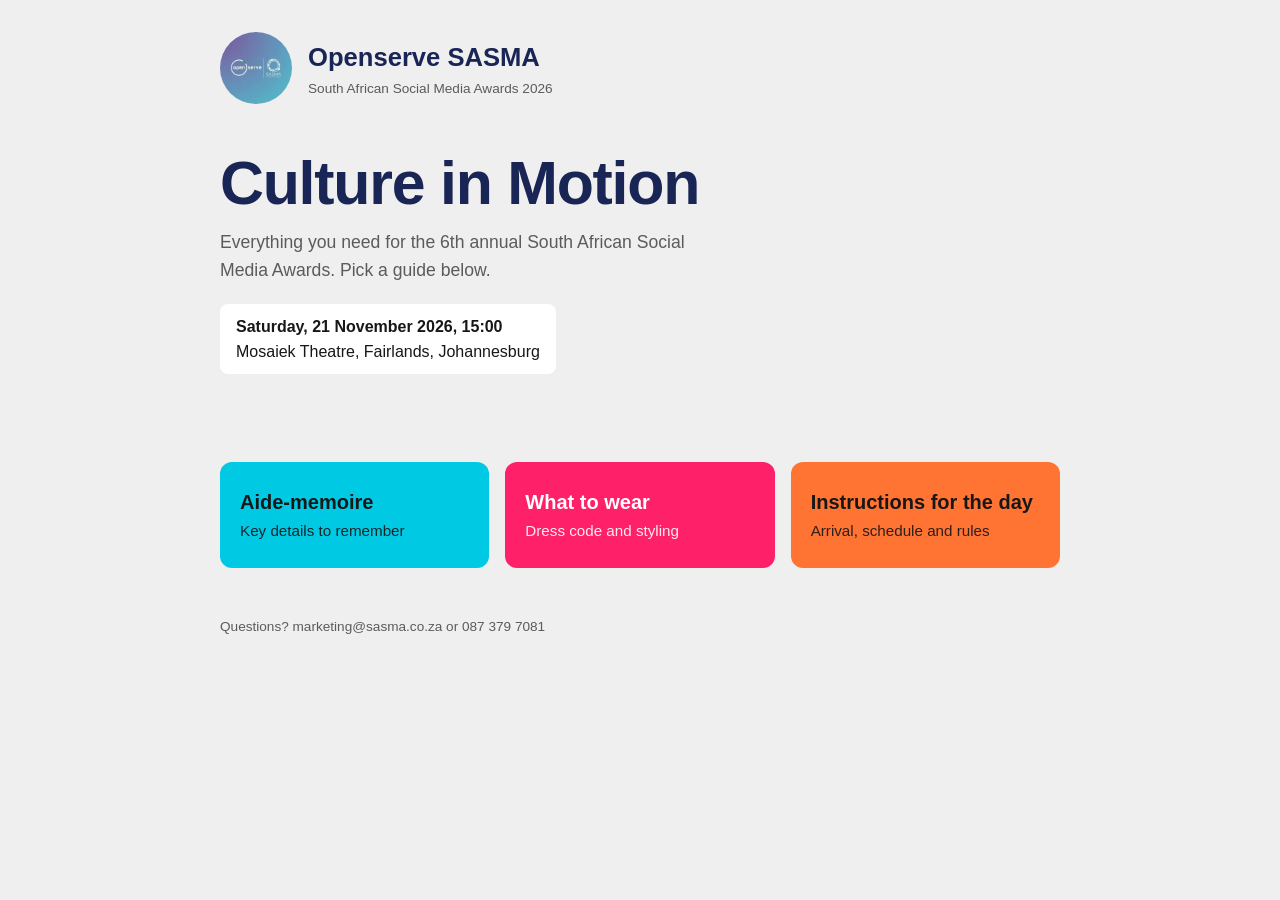
<file: index.html>
<!DOCTYPE html>
<html lang="en">

<head>
    <meta charset="utf-8">
    <meta name="viewport" content="width=device-width,initial-scale=1">
    <link rel="stylesheet" href="style.css">
    <title>Openserve SASMA 2026</title>
</head>

<body>
    <div class="wrap">
        <div class="brand"><img class="logo" src="./assets/logosasma.jpeg" alt="SASMA logo" onerror="this.style.display='none'">
            <div class="wordmark">Openserve SASMA<small>South African Social Media Awards 2026</small></div>
        </div>
        <section class="hero">
            <h1>Culture in Motion</h1>
            <p class="lede">Everything you need for the 6th annual South African Social Media Awards. Pick a guide
                below.</p>
            <p class="when"><strong>Saturday, 21 November 2026, 15:00</strong><br>Mosaiek Theatre, Fairlands,
                Johannesburg</p>
        </section>
        <nav class="nav" aria-label="Event guides">
            <a class="btn b1" href="aide-memoire.html"><strong>Aide-memoire</strong><span>Key details to
                    remember</span></a>
            <a class="btn b2" href="what-to-wear.html"><strong>What to wear</strong><span>Dress code and
                    styling</span></a>
            <a class="btn b3" href="instructions.html"><strong>Instructions for the day</strong><span>Arrival, schedule
                    and rules</span></a>
        </nav>
        <footer>Questions? marketing@sasma.co.za or 087 379 7081</footer>
    </div>
</body>

</html>
</file>
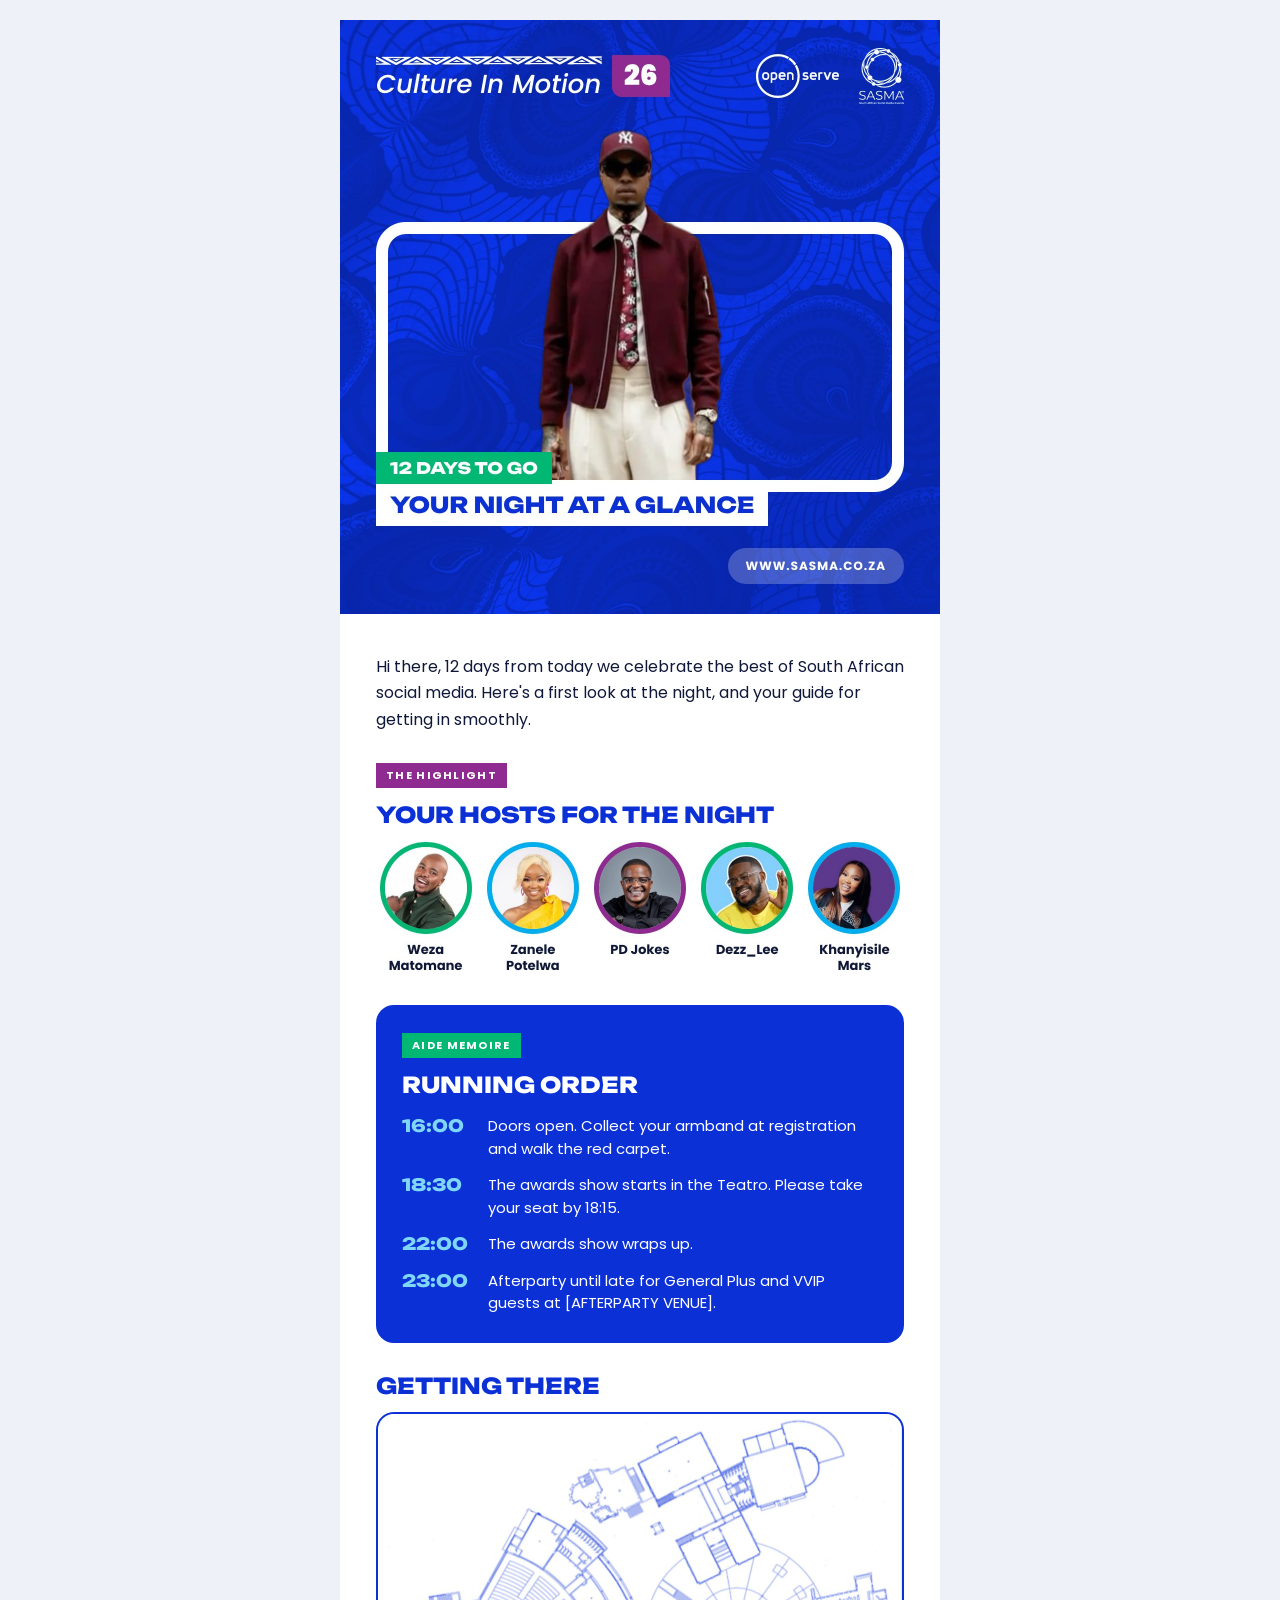
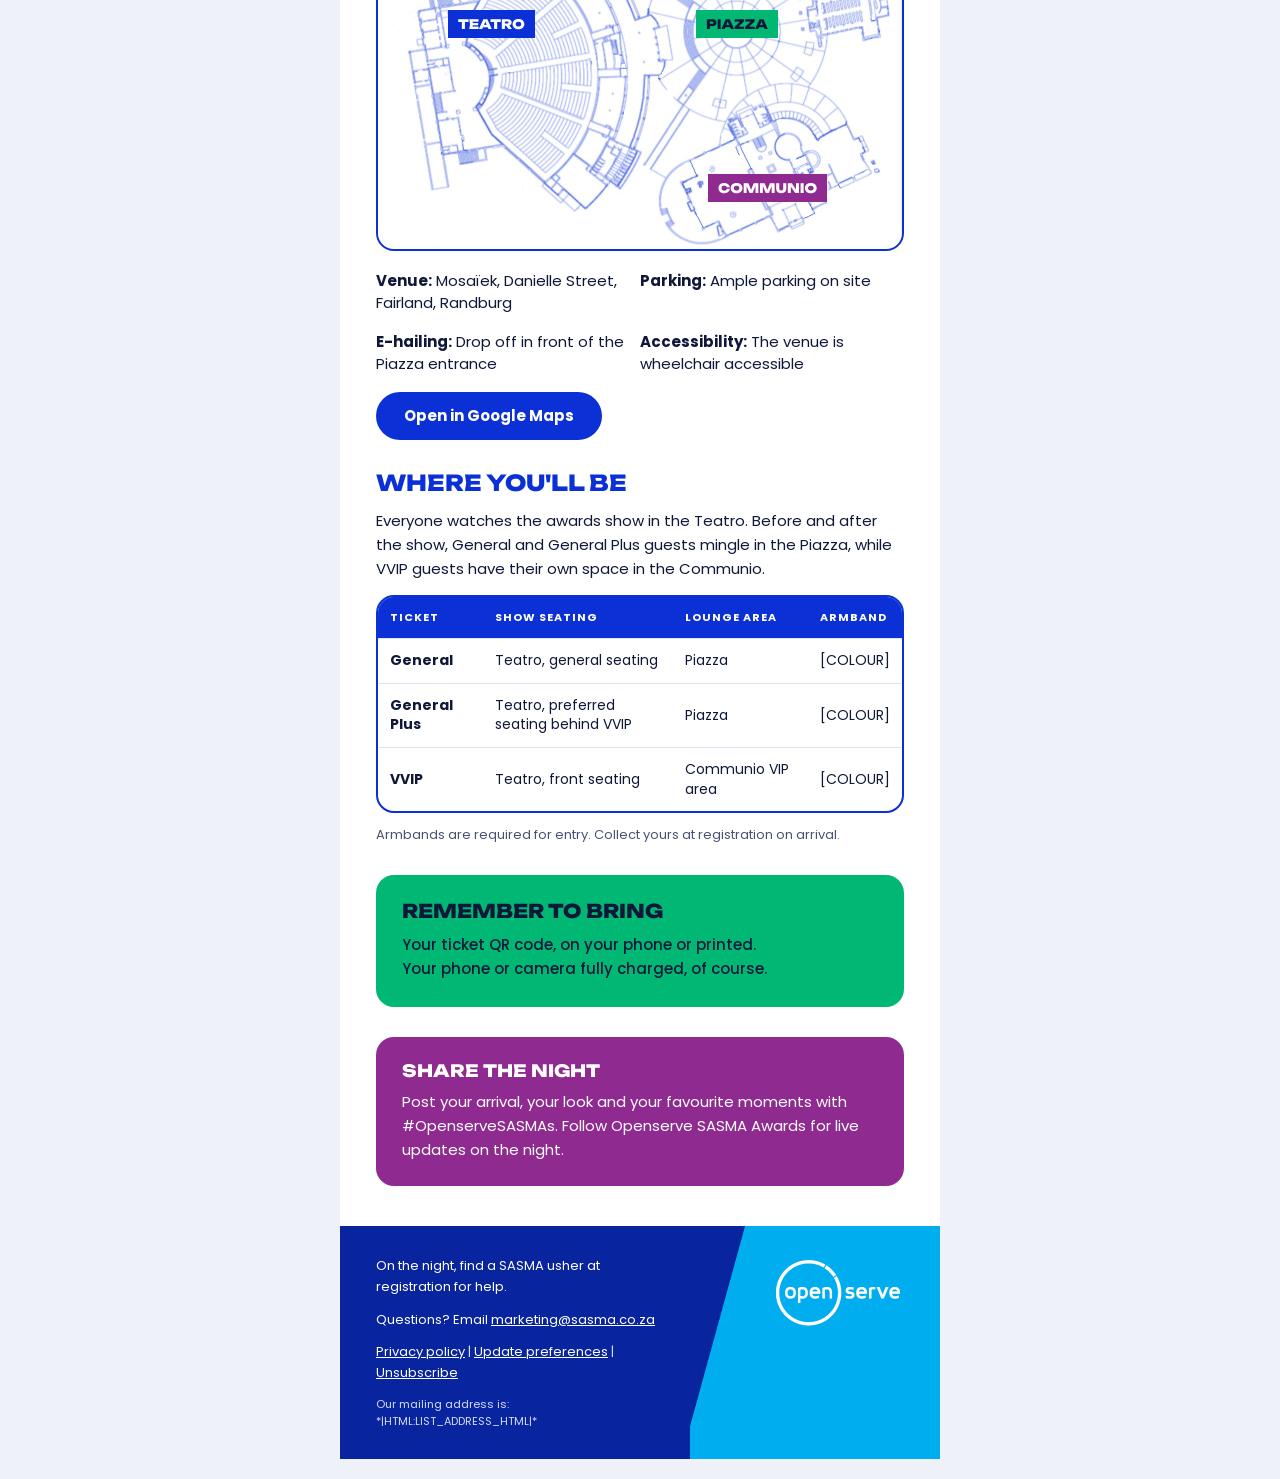
<file: aide-memoire.html>
<!DOCTYPE html>
<html lang="en" xmlns="http://www.w3.org/1999/xhtml" xmlns:v="urn:schemas-microsoft-com:vml"
  xmlns:o="urn:schemas-microsoft-com:office:office">

<head>
  <meta charset="utf-8">
  <meta name="viewport" content="width=device-width, initial-scale=1">
  <meta http-equiv="X-UA-Compatible" content="IE=edge">
  <meta name="x-apple-disable-message-reformatting">
  <meta name="format-detection" content="telephone=no, date=no, address=no, email=no">
  <title>Your SASMA night at a glance</title>
  <!--[if mso]><noscript><xml><o:OfficeDocumentSettings><o:PixelsPerInch>96</o:PixelsPerInch></o:OfficeDocumentSettings></xml></noscript><![endif]-->
  <!--[if !mso]><!-->
  <link
    href="https://fonts.googleapis.com/css2?family=Unbounded:wght@800&amp;family=Poppins:ital,wght@0,400;0,500;0,700;1,500&amp;display=swap"
    rel="stylesheet">
  <!--<![endif]-->
  <style>
    html,
    body {
      margin: 0 !important;
      padding: 0 !important;
      width: 100% !important;
    }

    table,
    td {
      mso-table-lspace: 0pt;
      mso-table-rspace: 0pt;
    }

    img {
      -ms-interpolation-mode: bicubic;
    }

    a {
      color: #0A30D6;
    }

    @media only screen and (max-width:620px) {
      .wrap {
        width: 100% !important;
      }

      .px {
        padding-left: 20px !important;
        padding-right: 20px !important;
      }

      .stack {
        display: block !important;
        width: 100% !important;
        max-width: 100% !important;
        box-sizing: border-box;
      }

      .hide-m {
        display: none !important;
      }

      .center-m {
        text-align: center !important;
      }

      .tc {
        padding: 8px 5px !important;
        font-size: 12px !important;
      }
    }
  </style>
</head>

<body style="margin:0;padding:0;background-color:#EEF1F8;">
  <div
    style="display:none;font-size:1px;color:#EEF1F8;line-height:1px;max-height:0;max-width:0;opacity:0;overflow:hidden;">
    Hosts, running order, map and where you will sit on 21
    November.&#8199;&#847;&#8199;&#847;&#8199;&#847;&#8199;&#847;&#8199;&#847;&#8199;&#847;&#8199;&#847;&#8199;&#847;
  </div>
  <table role="presentation" width="100%" cellpadding="0" cellspacing="0" border="0" bgcolor="#EEF1F8"
    style="background-color:#EEF1F8;">
    <tr>
      <td align="center" style="padding:20px 0;">
        <!--[if mso]><table role="presentation" width="600" cellpadding="0" cellspacing="0" border="0"><tr><td><![endif]-->
        <table role="presentation" class="wrap" width="600" cellpadding="0" cellspacing="0" border="0" bgcolor="#FFFFFF"
          style="width:600px;max-width:600px;background-color:#FFFFFF;">
          <tr>
            <td><a href="https://www.sasma.co.za" target="_blank" style="text-decoration:none;"><img
                  src="./assets/Email4-AideMemoire-header.jpg" width="600" alt="1 day to go. Your night at a glance."
                  border="0"
                  style="display:block;width:100%;max-width:600px;height:auto;border:0;outline:none;text-decoration:none;"></a>
            </td>
          </tr>
          <tr>
            <td>
              <table role="presentation" width="100%" cellpadding="0" cellspacing="0" border="0">
                <tr>
                  <td class="px" align="left" style="padding:40px 36px 30px;">
                    <p
                      style="margin:0 0 0px 0;font-family:Poppins,Arial,Helvetica,sans-serif;font-size:16px;line-height:1.65;color:#10183A;text-align:left;font-weight:400;mso-line-height-rule:exactly;">
                      Hi there, 12 days from today we celebrate the best of South African social media. Here's a
                      first look at the night, and your guide for getting in smoothly.</p>
                  </td>
                </tr>
              </table>
            </td>
          </tr>
          <tr>
            <td>
              <table role="presentation" width="100%" cellpadding="0" cellspacing="0" border="0">
                <tr>
                  <td class="px" align="left" style="padding:0 36px 30px;">
                    <table role="presentation" cellpadding="0" cellspacing="0" border="0">
                      <tr>
                        <td bgcolor="#8E2A90"
                          style="background-color:#8E2A90;padding:6px 10px;font-family:Poppins,Arial,Helvetica,sans-serif;font-size:11px;font-weight:700;letter-spacing:1.3px;color:#FFFFFF;line-height:1.2;">
                          THE HIGHLIGHT</td>
                      </tr>
                    </table>
                    <div style="height:14px;line-height:14px;font-size:1px;">&nbsp;</div>
                    <h2
                      style="margin:0 0 14px 0;font-family:Unbounded,'Arial Black',Arial,sans-serif;font-weight:800;font-size:22px;line-height:1.15;color:#0A30D6;text-align:left;text-transform:uppercase;mso-line-height-rule:exactly;">
                      Your hosts for the night</h2><img src="./assets/Email4-AideMemoire-hosts.jpg" width="528"
                      alt="Your hosts: Weza Matomane, Zanele Potelwa, PD Jokes, Dezz_Lee and Khanyisile Mars" border="0"
                      style="display:block;width:100%;max-width:528px;height:auto;border:0;outline:none;text-decoration:none;">
                  </td>
                </tr>
              </table>
            </td>
          </tr>
          <tr>
            <td>
              <table role="presentation" width="100%" cellpadding="0" cellspacing="0" border="0">
                <tr>
                  <td class="px" align="left" style="padding:0 36px 30px;">
                    <table role="presentation" width="100%" cellpadding="0" cellspacing="0" border="0"
                      style="border-collapse:separate;">
                      <tr>
                        <td bgcolor="#0A30D6"
                          style="background-color:#0A30D6;border-radius:18px;padding:28px 26px 14px;">
                          <table role="presentation" cellpadding="0" cellspacing="0" border="0">
                            <tr>
                              <td bgcolor="#00B874"
                                style="background-color:#00B874;padding:6px 10px;font-family:Poppins,Arial,Helvetica,sans-serif;font-size:11px;font-weight:700;letter-spacing:1.3px;color:#FFFFFF;line-height:1.2;">
                                AIDE MEMOIRE</td>
                            </tr>
                          </table>
                          <div style="height:14px;line-height:14px;font-size:1px;">&nbsp;</div>
                          <h2
                            style="margin:0 0 18px 0;font-family:Unbounded,'Arial Black',Arial,sans-serif;font-weight:800;font-size:22px;line-height:1.15;color:#FFFFFF;text-align:left;text-transform:uppercase;mso-line-height-rule:exactly;">
                            Running order</h2>
                          <table role="presentation" width="100%" cellpadding="0" cellspacing="0" border="0">
                            <tr>
                              <td width="86" valign="top"
                                style="width:86px;font-family:Unbounded,'Arial Black',Arial,sans-serif;font-weight:800;font-size:17px;color:#7FD6F7;padding:0 0 14px 0;">
                                16:00</td>
                              <td valign="top"
                                style="font-family:Poppins,Arial,Helvetica,sans-serif;font-size:15px;line-height:1.5;color:#FFFFFF;padding:0 0 14px 0;">
                                Doors open. Collect your armband at registration and walk the red carpet.</td>
                            </tr>
                            <tr>
                              <td width="86" valign="top"
                                style="width:86px;font-family:Unbounded,'Arial Black',Arial,sans-serif;font-weight:800;font-size:17px;color:#7FD6F7;padding:0 0 14px 0;">
                                18:30</td>
                              <td valign="top"
                                style="font-family:Poppins,Arial,Helvetica,sans-serif;font-size:15px;line-height:1.5;color:#FFFFFF;padding:0 0 14px 0;">
                                The awards show starts in the Teatro. Please take your seat by 18:15.</td>
                            </tr>
                            <tr>
                              <td width="86" valign="top"
                                style="width:86px;font-family:Unbounded,'Arial Black',Arial,sans-serif;font-weight:800;font-size:17px;color:#7FD6F7;padding:0 0 14px 0;">
                                22:00</td>
                              <td valign="top"
                                style="font-family:Poppins,Arial,Helvetica,sans-serif;font-size:15px;line-height:1.5;color:#FFFFFF;padding:0 0 14px 0;">
                                The awards show wraps up.</td>
                            </tr>
                            <tr>
                              <td width="86" valign="top"
                                style="width:86px;font-family:Unbounded,'Arial Black',Arial,sans-serif;font-weight:800;font-size:17px;color:#7FD6F7;padding:0 0 14px 0;">
                                23:00</td>
                              <td valign="top"
                                style="font-family:Poppins,Arial,Helvetica,sans-serif;font-size:15px;line-height:1.5;color:#FFFFFF;padding:0 0 14px 0;">
                                Afterparty until late for General Plus and VVIP guests at [AFTERPARTY VENUE].</td>
                            </tr>
                          </table>
                        </td>
                      </tr>
                    </table>
                  </td>
                </tr>
              </table>
            </td>
          </tr>
          <tr>
            <td>
              <table role="presentation" width="100%" cellpadding="0" cellspacing="0" border="0">
                <tr>
                  <td class="px" align="left" style="padding:0 36px 30px;">
                    <h2
                      style="margin:0 0 14px 0;font-family:Unbounded,'Arial Black',Arial,sans-serif;font-weight:800;font-size:22px;line-height:1.15;color:#0A30D6;text-align:left;text-transform:uppercase;mso-line-height-rule:exactly;">
                      Getting there</h2><a
                      href="https://www.google.com/maps/search/?api=1&query=Mosa%C3%AFek&query_place_id=ChIJk12jiK8KlR4RGRkCmRQvXXk"
                      target="_blank" style="text-decoration:none;"><img src="./assets/Email4-AideMemoire-map.jpg"
                        width="528" alt="Site map of Mosaïek showing the Teatro, Piazza and Communio" border="0"
                        style="display:block;width:100%;max-width:528px;height:auto;border:0;outline:none;text-decoration:none;"></a>
                    <div style="height:18px;line-height:18px;font-size:1px;">&nbsp;</div>
                    <table role="presentation" width="100%" cellpadding="0" cellspacing="0" border="0">
                      <tr>
                        <td class="stack" width="254" valign="top" style="width:254px;padding:0 0 16px 0;">
                          <p
                            style="margin:0 0 0px 0;font-family:Poppins,Arial,Helvetica,sans-serif;font-size:15px;line-height:1.5;color:#10183A;text-align:left;font-weight:400;mso-line-height-rule:exactly;">
                            <b>Venue:</b> Mosaïek, Danielle Street, Fairland, Randburg</p>
                        </td>
                        <td class="stack" width="254" valign="top" style="width:254px;padding:0 0 16px 0;">
                          <p
                            style="margin:0 0 0px 0;font-family:Poppins,Arial,Helvetica,sans-serif;font-size:15px;line-height:1.5;color:#10183A;text-align:left;font-weight:400;mso-line-height-rule:exactly;">
                            <b>Parking:</b> Ample parking on site</p>
                        </td>
                      </tr>
                    </table>
                    <table role="presentation" width="100%" cellpadding="0" cellspacing="0" border="0">
                      <tr>
                        <td class="stack" width="254" valign="top" style="width:254px;padding:0 0 16px 0;">
                          <p
                            style="margin:0 0 0px 0;font-family:Poppins,Arial,Helvetica,sans-serif;font-size:15px;line-height:1.5;color:#10183A;text-align:left;font-weight:400;mso-line-height-rule:exactly;">
                            <b>E-hailing:</b> Drop off in front of the Piazza entrance</p>
                        </td>
                        <td class="stack" width="254" valign="top" style="width:254px;padding:0 0 16px 0;">
                          <p
                            style="margin:0 0 0px 0;font-family:Poppins,Arial,Helvetica,sans-serif;font-size:15px;line-height:1.5;color:#10183A;text-align:left;font-weight:400;mso-line-height-rule:exactly;">
                            <b>Accessibility:</b> The venue is wheelchair accessible</p>
                        </td>
                      </tr>
                    </table>
                    <table role="presentation" cellpadding="0" cellspacing="0" border="0">
                      <tr>
                        <td bgcolor="#0A30D6" style="background-color:#0A30D6;border-radius:999px;" align="center">
                          <!--[if mso]><v:roundrect xmlns:v="urn:schemas-microsoft-com:vml" href="https://www.google.com/maps/search/?api=1&query=Mosa%C3%AFek&query_place_id=ChIJk12jiK8KlR4RGRkCmRQvXXk" style="height:48px;v-text-anchor:middle;width:269px;" arcsize="50%" stroke="f" fillcolor="#0A30D6"><center style="color:#FFFFFF;font-family:Arial,sans-serif;font-size:15px;font-weight:bold;">Open in Google Maps</center></v:roundrect><![endif]--><!--[if !mso]><!--><a
                            href="https://www.google.com/maps/search/?api=1&query=Mosa%C3%AFek&query_place_id=ChIJk12jiK8KlR4RGRkCmRQvXXk"
                            target="_blank"
                            style="display:inline-block;padding:14px 28px;font-family:Poppins,Arial,Helvetica,sans-serif;font-size:15px;font-weight:700;color:#FFFFFF;text-decoration:none;border-radius:999px;line-height:20px;">Open
                            in Google Maps</a><!--<![endif]--></td>
                      </tr>
                    </table>
                  </td>
                </tr>
              </table>
            </td>
          </tr>
          <tr>
            <td>
              <table role="presentation" width="100%" cellpadding="0" cellspacing="0" border="0">
                <tr>
                  <td class="px" align="left" style="padding:0 36px 30px;">
                    <h2
                      style="margin:0 0 14px 0;font-family:Unbounded,'Arial Black',Arial,sans-serif;font-weight:800;font-size:22px;line-height:1.15;color:#0A30D6;text-align:left;text-transform:uppercase;mso-line-height-rule:exactly;">
                      Where you'll be</h2>
                    <p
                      style="margin:0 0 14px 0;font-family:Poppins,Arial,Helvetica,sans-serif;font-size:15px;line-height:1.6;color:#10183A;text-align:left;font-weight:400;mso-line-height-rule:exactly;">
                      Everyone watches the awards show in the Teatro. Before and after the show, General and General
                      Plus guests mingle in the Piazza, while VVIP guests have their own space in the Communio.</p>
                    <table role="presentation" width="100%" cellpadding="0" cellspacing="0" border="0"
                      style="border:2px solid #0A30D6;border-collapse:separate;border-radius:18px;overflow:hidden;">
                      <tr>
                        <td class="tc"
                          style="background-color:#0A30D6;font-family:Poppins,Arial,Helvetica,sans-serif;font-size:11px;font-weight:700;letter-spacing:1px;color:#FFFFFF;padding:12px 12px;"
                          bgcolor="#0A30D6">TICKET</td>
                        <td class="tc"
                          style="background-color:#0A30D6;font-family:Poppins,Arial,Helvetica,sans-serif;font-size:11px;font-weight:700;letter-spacing:1px;color:#FFFFFF;padding:12px 12px;"
                          bgcolor="#0A30D6">SHOW SEATING</td>
                        <td class="tc"
                          style="background-color:#0A30D6;font-family:Poppins,Arial,Helvetica,sans-serif;font-size:11px;font-weight:700;letter-spacing:1px;color:#FFFFFF;padding:12px 12px;"
                          bgcolor="#0A30D6">LOUNGE AREA</td>
                        <td class="tc"
                          style="background-color:#0A30D6;font-family:Poppins,Arial,Helvetica,sans-serif;font-size:11px;font-weight:700;letter-spacing:1px;color:#FFFFFF;padding:12px 12px;"
                          bgcolor="#0A30D6">ARMBAND</td>
                      </tr>
                      <tr>
                        <td class="tc"
                          style="font-family:Poppins,Arial,Helvetica,sans-serif;font-size:14px;line-height:1.4;color:#10183A;padding:12px 12px;border-top:1px solid #DDE3F8;font-weight:700;">
                          General</td>
                        <td class="tc"
                          style="font-family:Poppins,Arial,Helvetica,sans-serif;font-size:14px;line-height:1.4;color:#10183A;padding:12px 12px;border-top:1px solid #DDE3F8;">
                          Teatro, general seating</td>
                        <td class="tc"
                          style="font-family:Poppins,Arial,Helvetica,sans-serif;font-size:14px;line-height:1.4;color:#10183A;padding:12px 12px;border-top:1px solid #DDE3F8;">
                          Piazza</td>
                        <td class="tc"
                          style="font-family:Poppins,Arial,Helvetica,sans-serif;font-size:14px;line-height:1.4;color:#10183A;padding:12px 12px;border-top:1px solid #DDE3F8;">
                          [COLOUR]</td>
                      </tr>
                      <tr>
                        <td class="tc"
                          style="font-family:Poppins,Arial,Helvetica,sans-serif;font-size:14px;line-height:1.4;color:#10183A;padding:12px 12px;border-top:1px solid #DDE3F8;font-weight:700;">
                          General Plus</td>
                        <td class="tc"
                          style="font-family:Poppins,Arial,Helvetica,sans-serif;font-size:14px;line-height:1.4;color:#10183A;padding:12px 12px;border-top:1px solid #DDE3F8;">
                          Teatro, preferred seating behind VVIP</td>
                        <td class="tc"
                          style="font-family:Poppins,Arial,Helvetica,sans-serif;font-size:14px;line-height:1.4;color:#10183A;padding:12px 12px;border-top:1px solid #DDE3F8;">
                          Piazza</td>
                        <td class="tc"
                          style="font-family:Poppins,Arial,Helvetica,sans-serif;font-size:14px;line-height:1.4;color:#10183A;padding:12px 12px;border-top:1px solid #DDE3F8;">
                          [COLOUR]</td>
                      </tr>
                      <tr>
                        <td class="tc"
                          style="font-family:Poppins,Arial,Helvetica,sans-serif;font-size:14px;line-height:1.4;color:#10183A;padding:12px 12px;border-top:1px solid #DDE3F8;font-weight:700;">
                          VVIP</td>
                        <td class="tc"
                          style="font-family:Poppins,Arial,Helvetica,sans-serif;font-size:14px;line-height:1.4;color:#10183A;padding:12px 12px;border-top:1px solid #DDE3F8;">
                          Teatro, front seating</td>
                        <td class="tc"
                          style="font-family:Poppins,Arial,Helvetica,sans-serif;font-size:14px;line-height:1.4;color:#10183A;padding:12px 12px;border-top:1px solid #DDE3F8;">
                          Communio VIP area</td>
                        <td class="tc"
                          style="font-family:Poppins,Arial,Helvetica,sans-serif;font-size:14px;line-height:1.4;color:#10183A;padding:12px 12px;border-top:1px solid #DDE3F8;">
                          [COLOUR]</td>
                      </tr>
                    </table>
                    <div style="height:12px;line-height:12px;font-size:1px;">&nbsp;</div>
                    <p
                      style="margin:0 0 0px 0;font-family:Poppins,Arial,Helvetica,sans-serif;font-size:13px;line-height:1.5;color:#4A5272;text-align:left;font-weight:400;mso-line-height-rule:exactly;">
                      Armbands are required for entry. Collect yours at registration on arrival.</p>
                  </td>
                </tr>
              </table>
            </td>
          </tr>
          <tr>
            <td>
              <table role="presentation" width="100%" cellpadding="0" cellspacing="0" border="0">
                <tr>
                  <td class="px" align="left" style="padding:0 36px 30px;">
                    <table role="presentation" width="100%" cellpadding="0" cellspacing="0" border="0"
                      style="border-collapse:separate;">
                      <tr>
                        <td bgcolor="#00B874" style="background-color:#00B874;border-radius:18px;padding:26px;">
                          <h2
                            style="margin:0 0 10px 0;font-family:Unbounded,'Arial Black',Arial,sans-serif;font-weight:800;font-size:19px;line-height:1.15;color:#10183A;text-align:left;text-transform:uppercase;mso-line-height-rule:exactly;">
                            Remember to bring</h2>
                          <p
                            style="margin:0 0 0px 0;font-family:Poppins,Arial,Helvetica,sans-serif;font-size:15px;line-height:1.6;color:#10183A;text-align:left;font-weight:500;mso-line-height-rule:exactly;">
                            Your ticket QR code, on your phone or printed.</p>
                          <p
                            style="margin:0 0 0px 0;font-family:Poppins,Arial,Helvetica,sans-serif;font-size:15px;line-height:1.6;color:#10183A;text-align:left;font-weight:500;mso-line-height-rule:exactly;">
                            Your phone or camera fully charged, of course.</p>
                        </td>
                      </tr>
                    </table>
                  </td>
                </tr>
              </table>
            </td>
          </tr>
          <tr>
            <td>
              <table role="presentation" width="100%" cellpadding="0" cellspacing="0" border="0">
                <tr>
                  <td class="px" align="left" style="padding:0 36px 40px;">
                    <table role="presentation" width="100%" cellpadding="0" cellspacing="0" border="0"
                      style="border-collapse:separate;">
                      <tr>
                        <td bgcolor="#8E2A90" style="background-color:#8E2A90;border-radius:18px;padding:24px 26px;">
                          <h2
                            style="margin:0 0 10px 0;font-family:Unbounded,'Arial Black',Arial,sans-serif;font-weight:800;font-size:17px;line-height:1.15;color:#FFFFFF;text-align:left;text-transform:uppercase;mso-line-height-rule:exactly;">
                            Share the night</h2>
                          <p
                            style="margin:0 0 0px 0;font-family:Poppins,Arial,Helvetica,sans-serif;font-size:15px;line-height:1.6;color:#FFFFFF;text-align:left;font-weight:400;mso-line-height-rule:exactly;">
                            Post your arrival, your look and your favourite moments with #OpenserveSASMAs. Follow
                            Openserve SASMA Awards for live updates on the night.</p>
                        </td>
                      </tr>
                    </table>
                  </td>
                </tr>
              </table>
            </td>
          </tr>
          <tr>
            <td bgcolor="#08249F" style="background-color:#08249F;">
              <table role="presentation" width="100%" cellpadding="0" cellspacing="0" border="0">
                <tr>
                  <td class="stack px" valign="top" style="padding:30px 20px 30px 36px;">
                    <p
                      style="margin:0 0 12px 0;font-family:Poppins,Arial,Helvetica,sans-serif;font-size:13px;line-height:1.6;color:#FFFFFF;text-align:left;font-weight:400;mso-line-height-rule:exactly;">
                      On the night, find a SASMA usher at registration for help.</p>
                    <p
                      style="margin:0 0 12px 0;font-family:Poppins,Arial,Helvetica,sans-serif;font-size:13px;line-height:1.6;color:#FFFFFF;text-align:left;font-weight:400;mso-line-height-rule:exactly;">
                      Questions? Email <a href="mailto:marketing@sasma.co.za"
                        style="color:#FFFFFF;">marketing@sasma.co.za</a></p>
                    <p
                      style="margin:0 0 12px 0;font-family:Poppins,Arial,Helvetica,sans-serif;font-size:13px;line-height:1.6;color:#D6DDFB;text-align:left;font-weight:400;mso-line-height-rule:exactly;">
                      <a href="#" target="_blank" style="color:#FFFFFF;">Privacy policy</a> | <a
                        href="*|UPDATE_PROFILE|*" target="_blank" style="color:#FFFFFF;">Update preferences</a> | <a
                        href="*|UNSUB|*" target="_blank" style="color:#FFFFFF;">Unsubscribe</a></p>
                    <p
                      style="margin:0 0 0px 0;font-family:Poppins,Arial,Helvetica,sans-serif;font-size:11px;line-height:1.5;color:#D6DDFB;text-align:left;font-weight:400;mso-line-height-rule:exactly;">
                      Our mailing address is: *|HTML:LIST_ADDRESS_HTML|*</p>
                  </td>
                  <td class="stack hide-m" width="250" valign="top" bgcolor="#00ADEF"
                    style="width:250px;background-color:#00ADEF;"><img src="./assets/footer-tab-blue.png" width="250"
                      alt="Openserve, title sponsor" border="0"
                      style="display:block;width:100%;max-width:250px;height:auto;border:0;outline:none;text-decoration:none;">
                  </td>
                </tr>
              </table>
            </td>
          </tr>
        </table>
        <!--[if mso]></td></tr></table><![endif]-->
      </td>
    </tr>
  </table>
</body>

</html>
</file>
<file: style.css>
:root {
  --navy-deep: #192554;
  --navy: #1E2952;
  --navy-mid: #20306E;
  --navy-light: #2A3665;
  --ink: #171717;
  --white: #FFFFFF;
  --bg: #EFEFEF;
  --soft: #DDDDDD;
  --muted: #5b5b5b;
}

* {
  box-sizing: border-box
}

body {
  margin: 0;
  min-height: 100vh;
  background: var(--bg);
  color: var(--ink);
  font-family: "Segoe UI", Roboto, "Helvetica Neue", Arial, sans-serif;
  line-height: 1.6
}

a {
  color: var(--navy-mid)
}

.wrap {
  max-width: 880px;
  margin: 0 auto;
  padding: 2rem 1.25rem 3rem
}

.brand {
  display: flex;
  align-items: center;
  gap: 1rem
}

.logo {
  width: 72px;
  height: 72px;
  border-radius: 50%;
  object-fit: cover
}

.wordmark {
  font-weight: 800;
  font-size: 1.6rem;
  color: var(--navy-deep)
}

.wordmark small {
  display: block;
  font-weight: 500;
  font-size: .85rem;
  color: var(--muted)
}

.hero {
  padding: 3rem 0 2rem
}

h1 {
  font-size: clamp(2.2rem, 7vw, 3.8rem);
  line-height: 1.05;
  margin: 0 0 .75rem;
  font-weight: 800;
  letter-spacing: -.02em;
  color: var(--navy-deep)
}

h2 {
  font-size: 1.4rem;
  margin: 2rem 0 .5rem;
  color: var(--navy-deep)
}

.lede {
  color: var(--muted);
  max-width: 52ch;
  font-size: 1.1rem;
  margin: 0
}

.when {
  margin-top: 1.25rem;
  display: inline-block;
  background: var(--white);
  padding: .6rem 1rem;
  border-radius: 8px
}

.nav {
  display: grid;
  gap: 1rem;
  margin-top: 2.5rem
}

.btn {
  display: block;
  text-decoration: none;
  color: var(--fg, var(--ink));
  background: var(--bg-c);
  border-radius: 12px;
  padding: 1.25rem 1.5rem;
  transition: filter .15s
}

.btn:hover {
  filter: brightness(.92)
}

.b1 {
  --bg-c: #00C9E4;
  --fg: #171717
}

.b2 {
  --bg-c: #FE216A;
  --fg: #FFFFFF
}

.b3 {
  --bg-c: #FF7433;
  --fg: #171717
}

.btn:focus-visible,
.back:focus-visible {
  outline: 3px solid var(--navy-mid);
  outline-offset: 3px
}

.btn strong {
  display: block;
  font-size: 1.25rem
}

.btn span {
  font-size: .95rem;
  opacity: .9
}

.back {
  display: inline-block;
  margin-bottom: 1.5rem;
  color: var(--navy-mid)
}

.card {
  background: var(--white);
  border-radius: 12px;
  padding: 1rem 1.25rem;
  margin: .75rem 0
}

ul {
  padding-left: 1.2rem
}

li {
  margin: .35rem 0
}

.note {
  color: var(--muted);
  font-size: .9rem
}

footer {
  margin-top: 3rem;
  color: var(--muted);
  font-size: .85rem
}

@media (min-width:700px) {
  .nav {
    grid-template-columns: repeat(3, 1fr)
  }

  .btn {
    padding: 1.5rem 1.25rem
  }
}

@media (prefers-reduced-motion:reduce) {
  .btn {
    transition: none
  }
}
</file>
